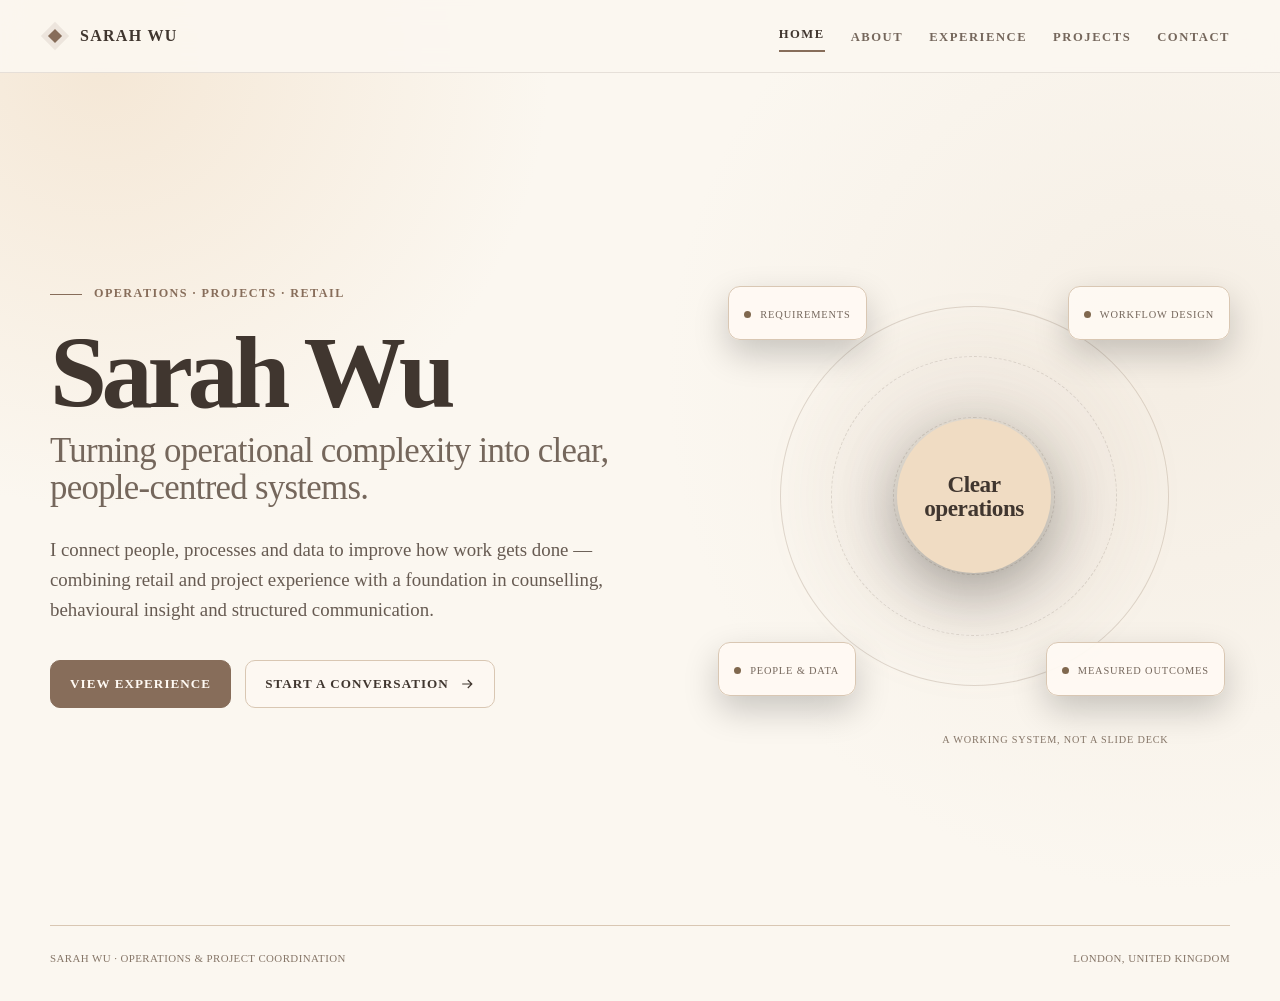
<file: index.html>
<!doctype html>
<html lang="en">
<head>
  <meta charset="utf-8">
  <meta name="viewport" content="width=device-width, initial-scale=1">
  <meta name="description" content="Sarah Wu — operations and project coordination professional specialising in process improvement, retail operations, and data-informed delivery.">
  <meta name="theme-color" content="#fbf7f0">
  <title>Sarah Wu — Operations &amp; Project Coordination</title>
  <link rel="stylesheet" href="styles.css">
</head>
<body>
  <a class="skip-link" href="#main">Skip to content</a>

  <header class="site-header">
    <nav class="nav wrap" aria-label="Primary navigation">
      <a class="brand" href="index.html" aria-label="Sarah Wu, home">
        <span class="brand-mark" aria-hidden="true"></span>
        Sarah Wu
      </a>
      <button class="menu-toggle" type="button" aria-expanded="false" aria-controls="nav-links" aria-label="Open navigation">Menu</button>
      <ul class="nav-links" id="nav-links">
        <li><a href="index.html" aria-current="page">Home</a></li>
        <li><a href="about.html">About</a></li>
        <li><a href="experience.html">Experience</a></li>
        <li><a href="projects.html">Projects</a></li>
        <li><a href="contact.html">Contact</a></li>
      </ul>
    </nav>
  </header>

  <main id="main">
    <section class="hero" id="top">
      <div class="hero-grid wrap">
        <div class="hero-copy reveal">
          <p class="eyebrow">Operations · Projects · Retail</p>
          <h1>Sarah Wu<span>Turning operational complexity into clear, people-centred systems.</span></h1>
          <p class="hero-intro">I connect people, processes and data to improve how work gets done — combining retail and project experience with a foundation in counselling, behavioural insight and structured communication.</p>
          <div class="hero-actions">
            <a class="button button-primary" href="experience.html">View experience</a>
            <a class="button button-secondary" href="mailto:sweet19961010@gmail.com">
              Start a conversation
              <svg viewBox="0 0 20 20" fill="none" aria-hidden="true"><path d="M4 10h12M11 5l5 5-5 5" stroke="currentColor" stroke-width="1.5"/></svg>
            </a>
          </div>
        </div>

        <div class="system-map reveal" aria-label="A process map connecting requirements, workflow, data and outcomes">
          <div class="orbit" aria-hidden="true"></div>
          <div class="map-core"><strong>Clear<br>operations</strong></div>
          <div class="map-node node-1"><span>Requirements</span></div>
          <div class="map-node node-2"><span>Workflow design</span></div>
          <div class="map-node node-3"><span>Measured outcomes</span></div>
          <div class="map-node node-4"><span>People &amp; data</span></div>
          <p class="map-note">A working system, not a slide deck</p>
        </div>
      </div>
    </section>
  </main>

  <footer>
    <div class="footer-row wrap">
      <span>Sarah Wu · Operations &amp; Project Coordination</span>
      <span>London, United Kingdom</span>
    </div>
  </footer>

  <script src="app.js"></script>
</body>
</html>
</file>
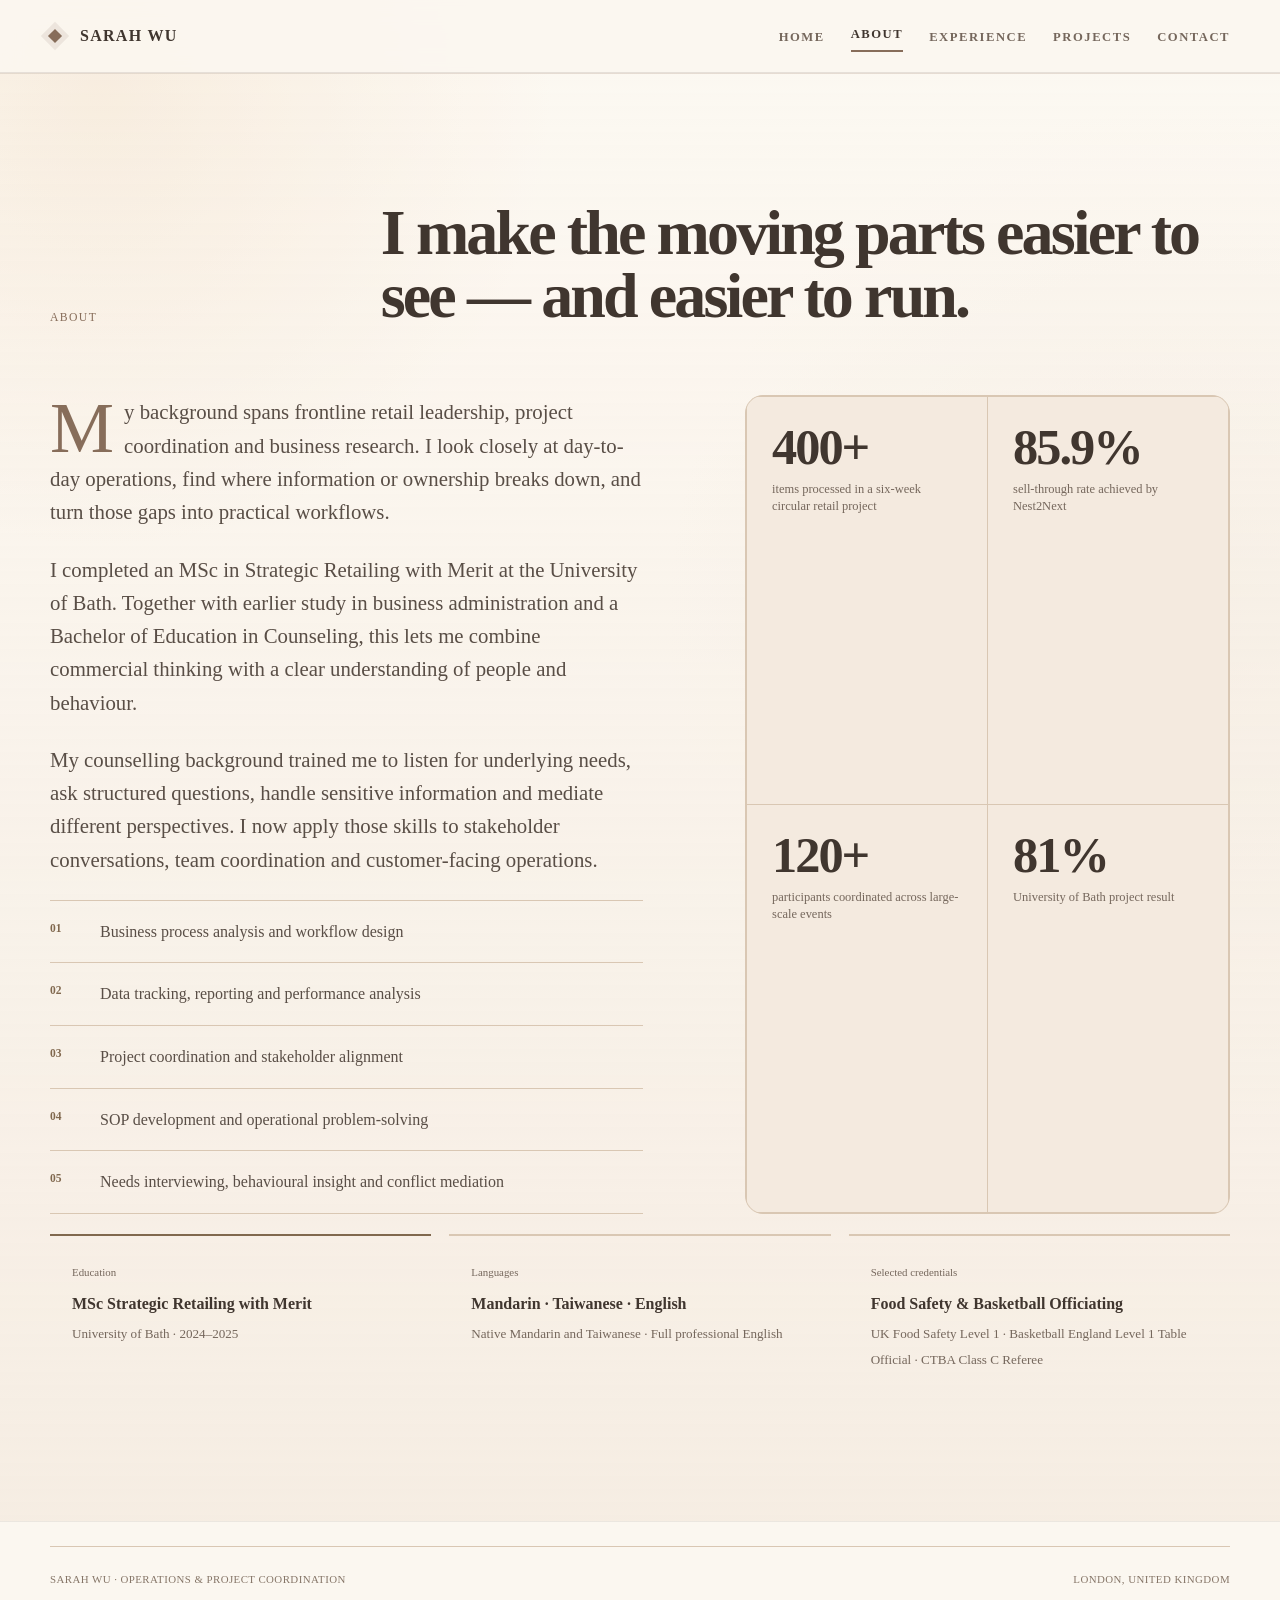
<file: about.html>
<!doctype html>
<html lang="en">
<head>
  <meta charset="utf-8">
  <meta name="viewport" content="width=device-width, initial-scale=1">
  <meta name="description" content="Sarah Wu — operations and project coordination professional specialising in process improvement, retail operations, and data-informed delivery.">
  <meta name="theme-color" content="#fbf7f0">
  <title>About — Sarah Wu</title>
  <link rel="stylesheet" href="styles.css">
</head>
<body>
  <a class="skip-link" href="#main">Skip to content</a>

  <header class="site-header">
    <nav class="nav wrap" aria-label="Primary navigation">
      <a class="brand" href="index.html" aria-label="Sarah Wu, home">
        <span class="brand-mark" aria-hidden="true"></span>
        Sarah Wu
      </a>
      <button class="menu-toggle" type="button" aria-expanded="false" aria-controls="nav-links" aria-label="Open navigation">Menu</button>
      <ul class="nav-links" id="nav-links">
        <li><a href="index.html">Home</a></li>
        <li><a href="about.html" aria-current="page">About</a></li>
        <li><a href="experience.html">Experience</a></li>
        <li><a href="projects.html">Projects</a></li>
        <li><a href="contact.html">Contact</a></li>
      </ul>
    </nav>
  </header>

  <main id="main">
    <section class="about" id="about">
      <div class="wrap">
        <div class="section-heading reveal">
          <p class="section-kicker">About</p>
          <h1 class="page-title">I make the moving parts easier to see — and easier to run.</h1>
        </div>

        <div class="about-grid">
          <div class="about-copy reveal">
            <p>My background spans frontline retail leadership, project coordination and business research. I look closely at day-to-day operations, find where information or ownership breaks down, and turn those gaps into practical workflows.</p>
            <p>I completed an MSc in Strategic Retailing with Merit at the University of Bath. Together with earlier study in business administration and a Bachelor of Education in Counseling, this lets me combine commercial thinking with a clear understanding of people and behaviour.</p>
            <p>My counselling background trained me to listen for underlying needs, ask structured questions, handle sensitive information and mediate different perspectives. I now apply those skills to stakeholder conversations, team coordination and customer-facing operations.</p>
            <ul class="capability-list" aria-label="Core capabilities">
              <li><b>01</b><span>Business process analysis and workflow design</span></li>
              <li><b>02</b><span>Data tracking, reporting and performance analysis</span></li>
              <li><b>03</b><span>Project coordination and stakeholder alignment</span></li>
              <li><b>04</b><span>SOP development and operational problem-solving</span></li>
              <li><b>05</b><span>Needs interviewing, behavioural insight and conflict mediation</span></li>
            </ul>
          </div>

          <div class="proof-grid reveal" aria-label="Selected results">
            <div class="proof"><strong>400+</strong><span>items processed in a six-week circular retail project</span></div>
            <div class="proof"><strong>85.9%</strong><span>sell-through rate achieved by Nest2Next</span></div>
            <div class="proof"><strong>120+</strong><span>participants coordinated across large-scale events</span></div>
            <div class="proof"><strong>81%</strong><span>University of Bath project result</span></div>
          </div>
        </div>

        <div class="education-strip reveal" aria-label="Profile highlights">
          <div class="education-item">
            <small>Education</small>
            <strong>MSc Strategic Retailing with Merit</strong>
            <span>University of Bath · 2024–2025</span>
          </div>
          <div class="education-item">
            <small>Languages</small>
            <strong>Mandarin · Taiwanese · English</strong>
            <span>Native Mandarin and Taiwanese · Full professional English</span>
          </div>
          <div class="education-item">
            <small>Selected credentials</small>
            <strong>Food Safety &amp; Basketball Officiating</strong>
            <span>UK Food Safety Level 1 · Basketball England Level 1 Table Official · CTBA Class C Referee</span>
          </div>
        </div>
      </div>
    </section>
  </main>

  <footer>
    <div class="footer-row wrap">
      <span>Sarah Wu · Operations &amp; Project Coordination</span>
      <span>London, United Kingdom</span>
    </div>
  </footer>

  <script src="app.js"></script>
</body>
</html>
</file>
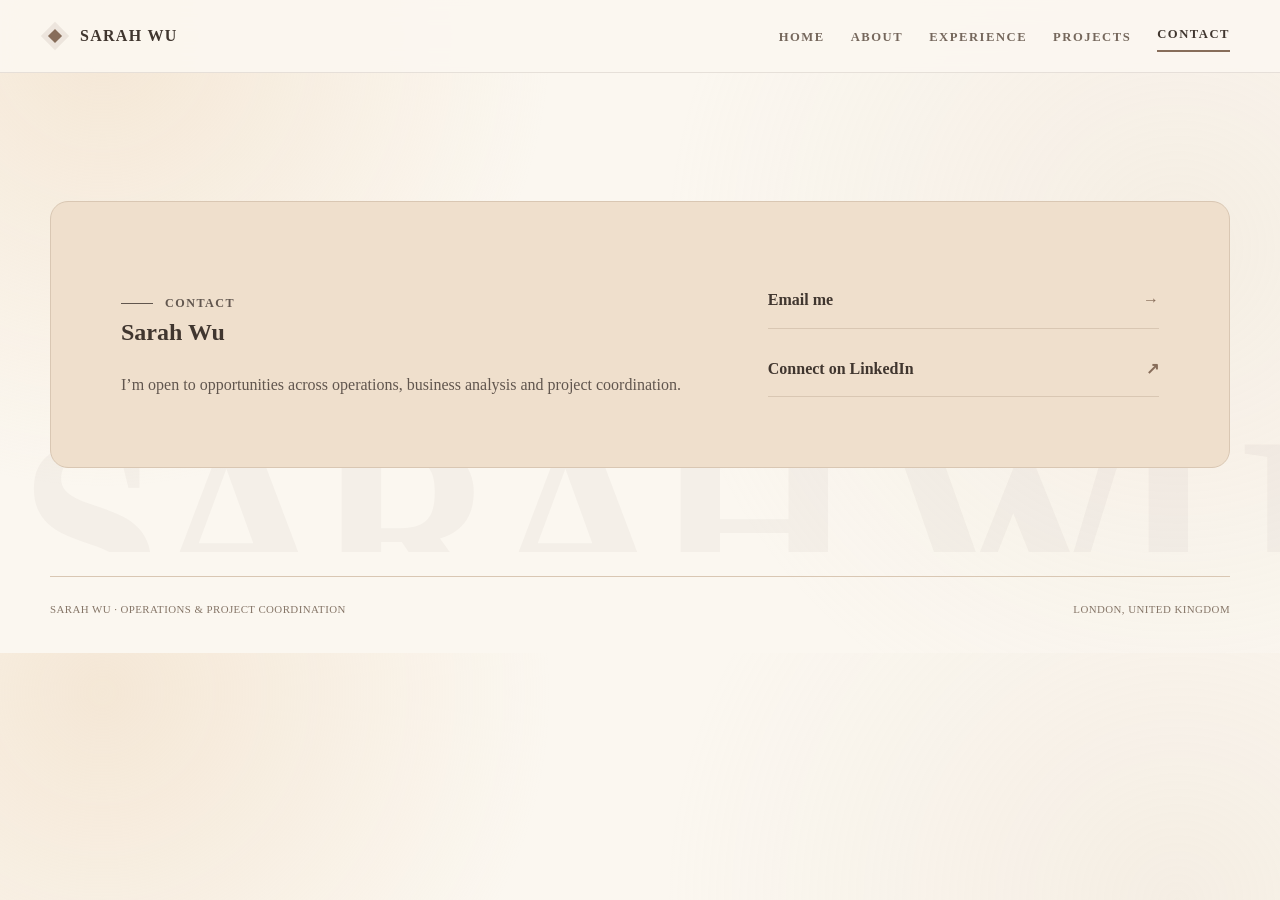
<file: contact.html>
<!doctype html>
<html lang="en">
<head>
  <meta charset="utf-8">
  <meta name="viewport" content="width=device-width, initial-scale=1">
  <meta name="description" content="Sarah Wu — operations and project coordination professional specialising in process improvement, retail operations, and data-informed delivery.">
  <meta name="theme-color" content="#fbf7f0">
  <title>Contact — Sarah Wu</title>
  <link rel="stylesheet" href="styles.css">
</head>
<body>
  <a class="skip-link" href="#main">Skip to content</a>

  <header class="site-header">
    <nav class="nav wrap" aria-label="Primary navigation">
      <a class="brand" href="index.html" aria-label="Sarah Wu, home">
        <span class="brand-mark" aria-hidden="true"></span>
        Sarah Wu
      </a>
      <button class="menu-toggle" type="button" aria-expanded="false" aria-controls="nav-links" aria-label="Open navigation">Menu</button>
      <ul class="nav-links" id="nav-links">
        <li><a href="index.html">Home</a></li>
        <li><a href="about.html">About</a></li>
        <li><a href="experience.html">Experience</a></li>
        <li><a href="projects.html">Projects</a></li>
        <li><a href="contact.html" aria-current="page">Contact</a></li>
      </ul>
    </nav>
  </header>

  <main id="main">
    <section class="contact" id="contact">
      <div class="wrap">
        <div class="contact-box reveal">
          <div>
            <p class="eyebrow">Contact</p>
            <h1 class="page-title">Sarah Wu</h1>
            <p>I’m open to opportunities across operations, business analysis and project coordination.</p>
          </div>
          <div class="contact-links">
            <a class="contact-link" href="mailto:sweet19961010@gmail.com">Email me <span aria-hidden="true">→</span></a>
            <a class="contact-link" href="https://www.linkedin.com/in/sarahwu-1010tw" target="_blank" rel="noreferrer">Connect on LinkedIn <span aria-hidden="true">↗</span></a>
          </div>
        </div>
      </div>
    </section>
  </main>

  <footer>
    <div class="footer-row wrap">
      <span>Sarah Wu · Operations &amp; Project Coordination</span>
      <span>London, United Kingdom</span>
    </div>
  </footer>

  <script src="app.js"></script>
</body>
</html>
</file>
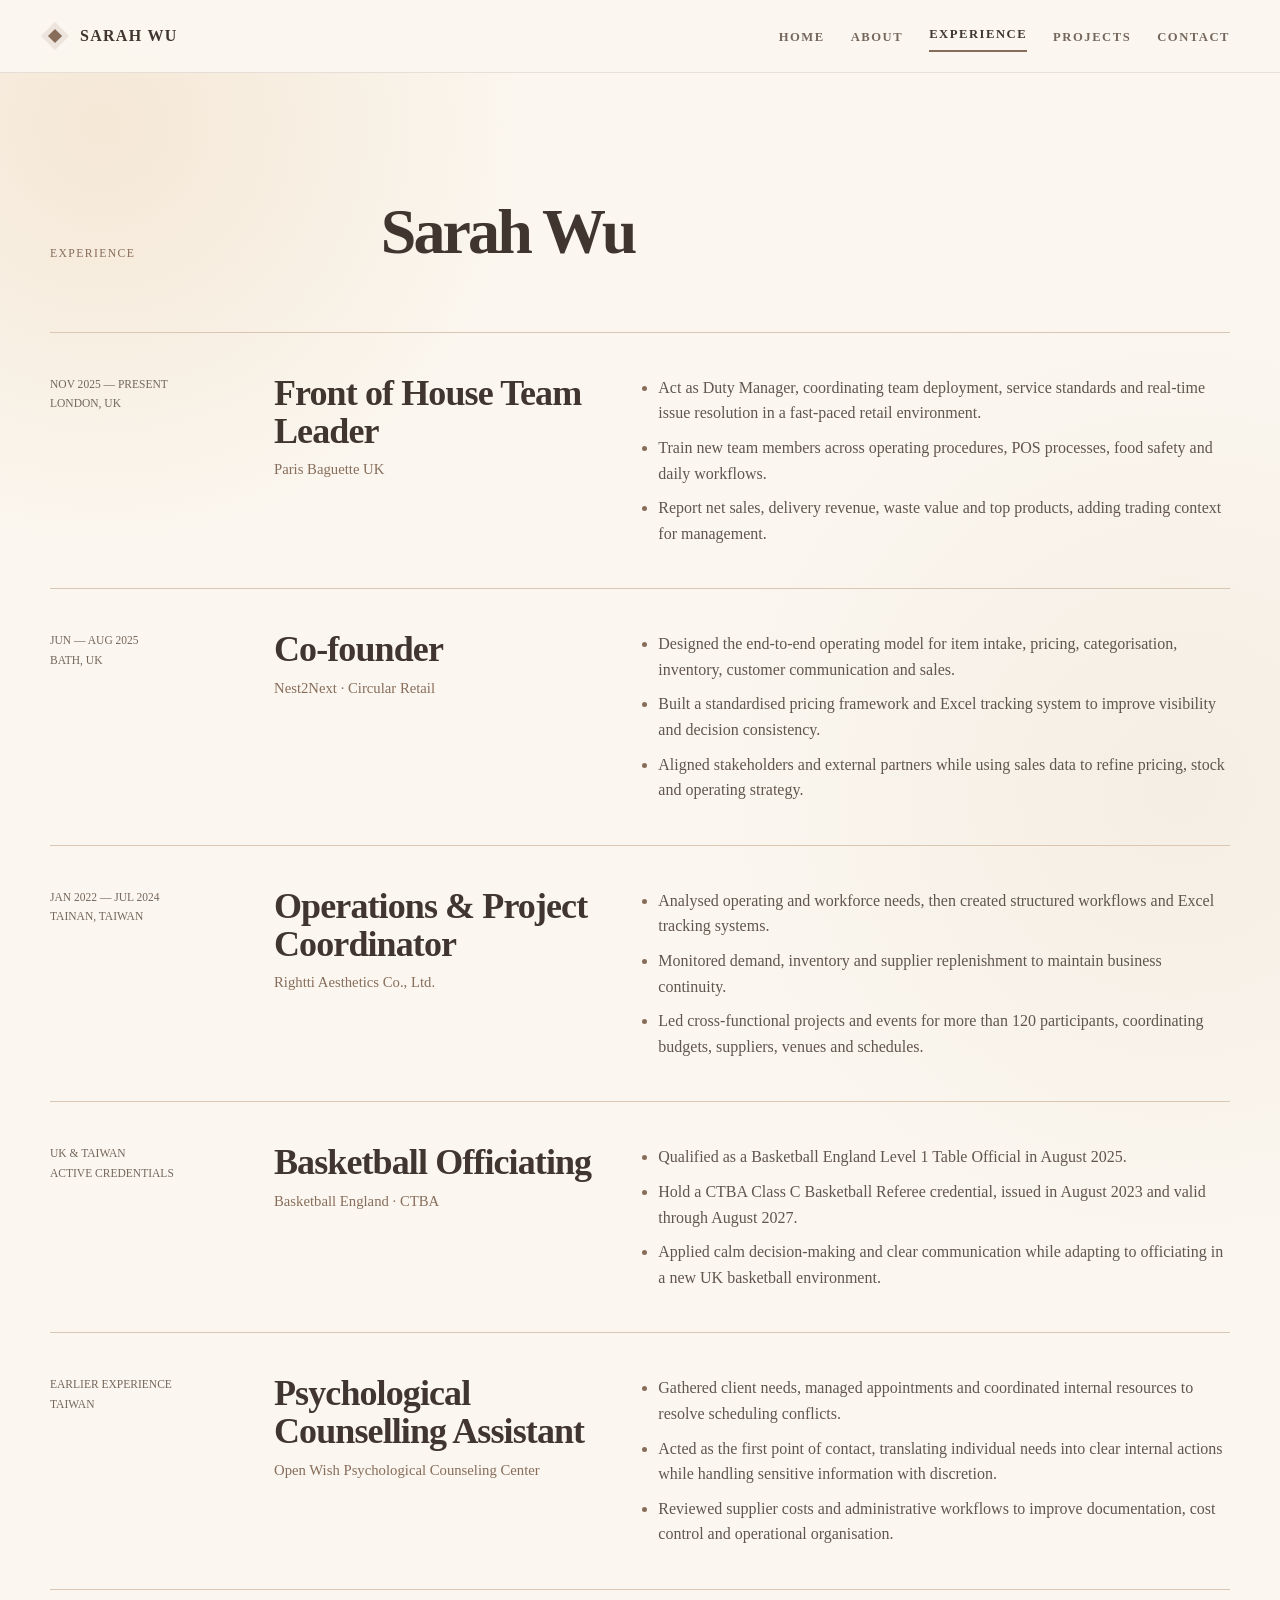
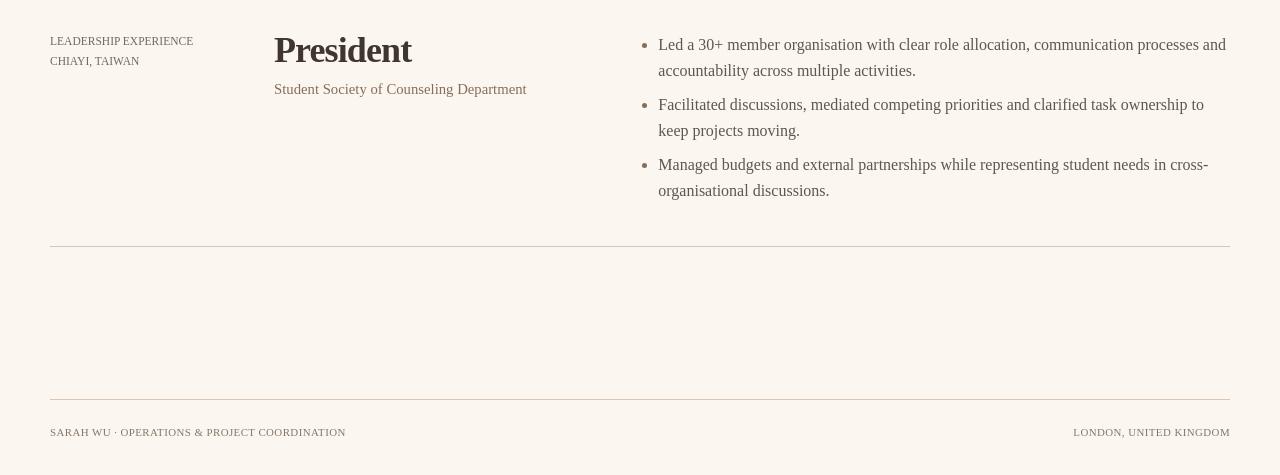
<file: experience.html>
<!doctype html>
<html lang="en">
<head>
  <meta charset="utf-8">
  <meta name="viewport" content="width=device-width, initial-scale=1">
  <meta name="description" content="Sarah Wu — operations and project coordination professional specialising in process improvement, retail operations, and data-informed delivery.">
  <meta name="theme-color" content="#fbf7f0">
  <title>Experience — Sarah Wu</title>
  <link rel="stylesheet" href="styles.css">
</head>
<body>
  <a class="skip-link" href="#main">Skip to content</a>

  <header class="site-header">
    <nav class="nav wrap" aria-label="Primary navigation">
      <a class="brand" href="index.html" aria-label="Sarah Wu, home">
        <span class="brand-mark" aria-hidden="true"></span>
        Sarah Wu
      </a>
      <button class="menu-toggle" type="button" aria-expanded="false" aria-controls="nav-links" aria-label="Open navigation">Menu</button>
      <ul class="nav-links" id="nav-links">
        <li><a href="index.html">Home</a></li>
        <li><a href="about.html">About</a></li>
        <li><a href="experience.html" aria-current="page">Experience</a></li>
        <li><a href="projects.html">Projects</a></li>
        <li><a href="contact.html">Contact</a></li>
      </ul>
    </nav>
  </header>

  <main id="main">
    <section id="experience">
      <div class="wrap">
        <div class="section-heading reveal">
          <p class="section-kicker">Experience</p>
          <h1 class="page-title">Sarah Wu</h1>
        </div>

        <div class="experience-list">
          <article class="role reveal">
            <div class="role-meta">Nov 2025 — Present<br>London, UK</div>
            <div class="role-title">
              <h3>Front of House Team Leader</h3>
              <p>Paris Baguette UK</p>
            </div>
            <ul class="role-detail">
              <li>Act as Duty Manager, coordinating team deployment, service standards and real-time issue resolution in a fast-paced retail environment.</li>
              <li>Train new team members across operating procedures, POS processes, food safety and daily workflows.</li>
              <li>Report net sales, delivery revenue, waste value and top products, adding trading context for management.</li>
            </ul>
          </article>

          <article class="role reveal">
            <div class="role-meta">Jun — Aug 2025<br>Bath, UK</div>
            <div class="role-title">
              <h3>Co-founder</h3>
              <p>Nest2Next · Circular Retail</p>
            </div>
            <ul class="role-detail">
              <li>Designed the end-to-end operating model for item intake, pricing, categorisation, inventory, customer communication and sales.</li>
              <li>Built a standardised pricing framework and Excel tracking system to improve visibility and decision consistency.</li>
              <li>Aligned stakeholders and external partners while using sales data to refine pricing, stock and operating strategy.</li>
            </ul>
          </article>

          <article class="role reveal">
            <div class="role-meta">Jan 2022 — Jul 2024<br>Tainan, Taiwan</div>
            <div class="role-title">
              <h3>Operations &amp; Project Coordinator</h3>
              <p>Rightti Aesthetics Co., Ltd.</p>
            </div>
            <ul class="role-detail">
              <li>Analysed operating and workforce needs, then created structured workflows and Excel tracking systems.</li>
              <li>Monitored demand, inventory and supplier replenishment to maintain business continuity.</li>
              <li>Led cross-functional projects and events for more than 120 participants, coordinating budgets, suppliers, venues and schedules.</li>
            </ul>
          </article>

          <article class="role reveal">
            <div class="role-meta">UK &amp; Taiwan<br>Active credentials</div>
            <div class="role-title">
              <h3>Basketball Officiating</h3>
              <p>Basketball England · CTBA</p>
            </div>
            <ul class="role-detail">
              <li>Qualified as a Basketball England Level 1 Table Official in August 2025.</li>
              <li>Hold a CTBA Class C Basketball Referee credential, issued in August 2023 and valid through August 2027.</li>
              <li>Applied calm decision-making and clear communication while adapting to officiating in a new UK basketball environment.</li>
            </ul>
          </article>

          <article class="role reveal">
            <div class="role-meta">Earlier experience<br>Taiwan</div>
            <div class="role-title">
              <h3>Psychological Counselling Assistant</h3>
              <p>Open Wish Psychological Counseling Center</p>
            </div>
            <ul class="role-detail">
              <li>Gathered client needs, managed appointments and coordinated internal resources to resolve scheduling conflicts.</li>
              <li>Acted as the first point of contact, translating individual needs into clear internal actions while handling sensitive information with discretion.</li>
              <li>Reviewed supplier costs and administrative workflows to improve documentation, cost control and operational organisation.</li>
            </ul>
          </article>

          <article class="role reveal">
            <div class="role-meta">Leadership experience<br>Chiayi, Taiwan</div>
            <div class="role-title">
              <h3>President</h3>
              <p>Student Society of Counseling Department</p>
            </div>
            <ul class="role-detail">
              <li>Led a 30+ member organisation with clear role allocation, communication processes and accountability across multiple activities.</li>
              <li>Facilitated discussions, mediated competing priorities and clarified task ownership to keep projects moving.</li>
              <li>Managed budgets and external partnerships while representing student needs in cross-organisational discussions.</li>
            </ul>
          </article>
        </div>
      </div>
    </section>
  </main>

  <footer>
    <div class="footer-row wrap">
      <span>Sarah Wu · Operations &amp; Project Coordination</span>
      <span>London, United Kingdom</span>
    </div>
  </footer>

  <script src="app.js"></script>
</body>
</html>
</file>
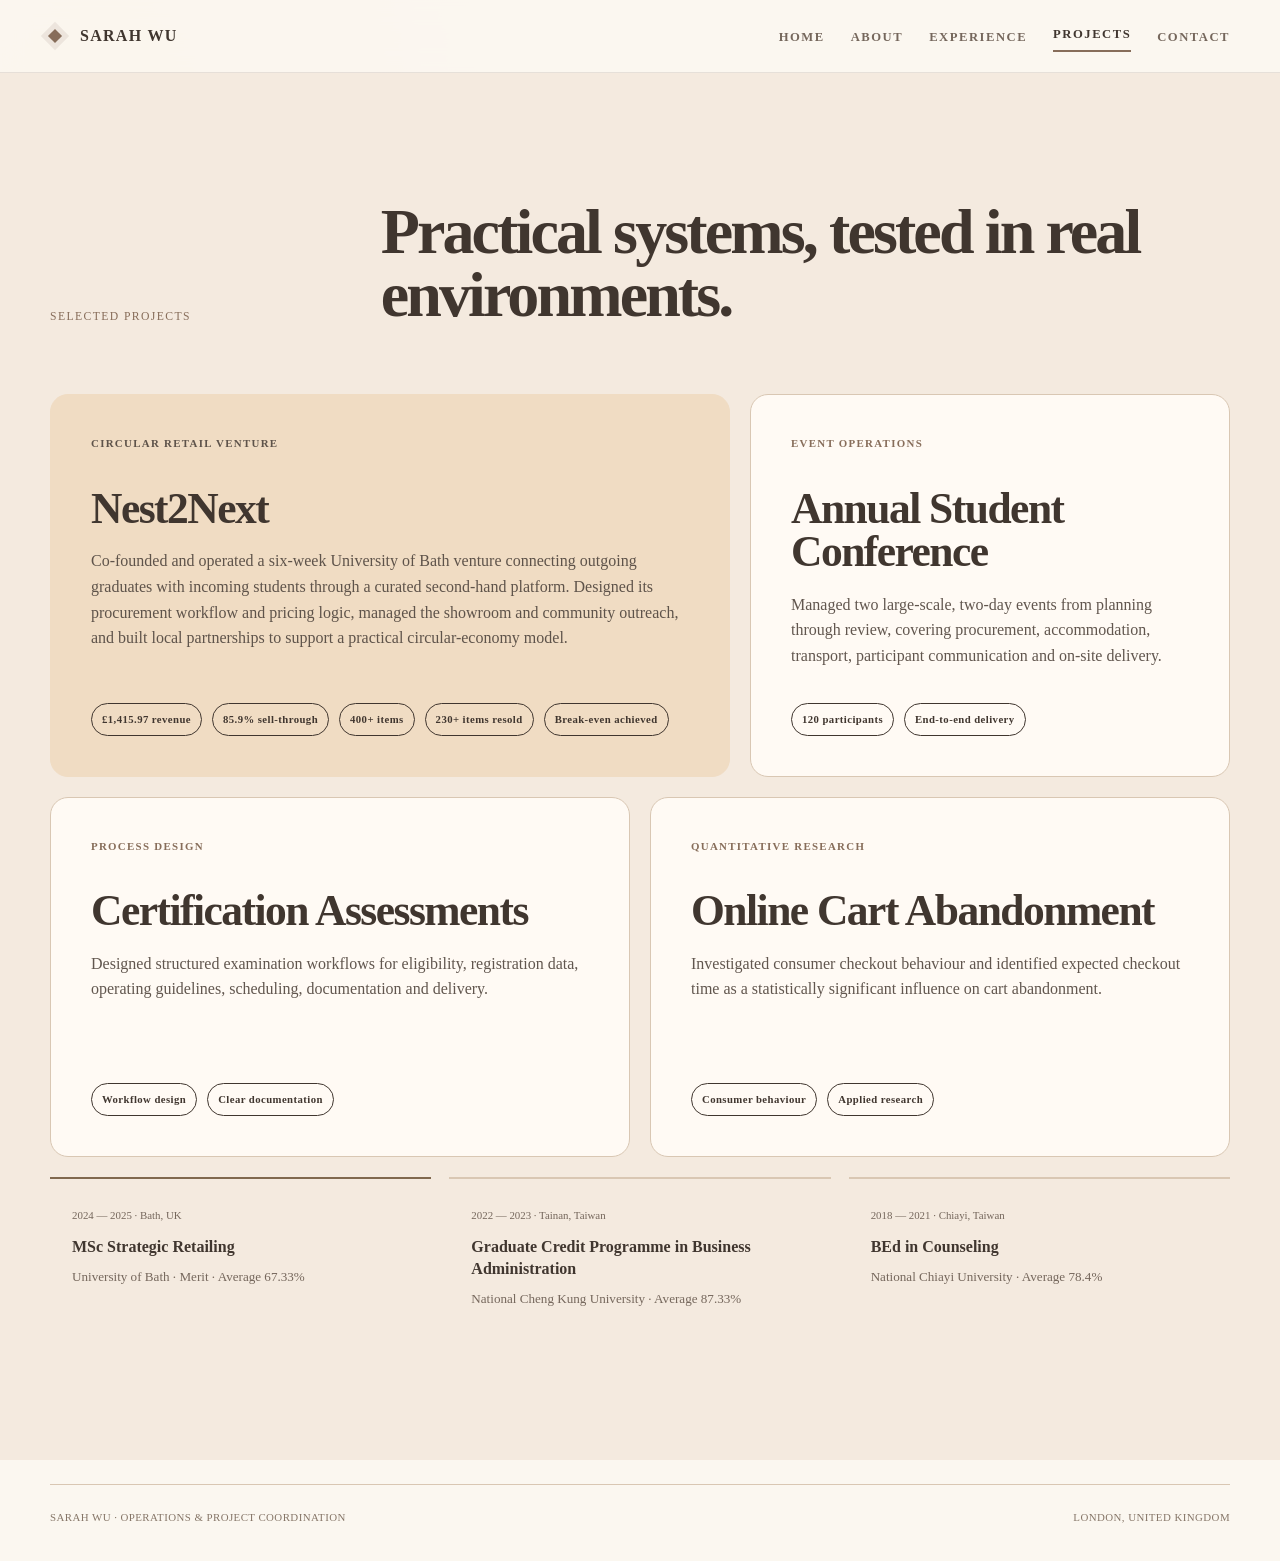
<file: projects.html>
<!doctype html>
<html lang="en">
<head>
  <meta charset="utf-8">
  <meta name="viewport" content="width=device-width, initial-scale=1">
  <meta name="description" content="Sarah Wu — operations and project coordination professional specialising in process improvement, retail operations, and data-informed delivery.">
  <meta name="theme-color" content="#fbf7f0">
  <title>Projects — Sarah Wu</title>
  <link rel="stylesheet" href="styles.css">
</head>
<body>
  <a class="skip-link" href="#main">Skip to content</a>

  <header class="site-header">
    <nav class="nav wrap" aria-label="Primary navigation">
      <a class="brand" href="index.html" aria-label="Sarah Wu, home">
        <span class="brand-mark" aria-hidden="true"></span>
        Sarah Wu
      </a>
      <button class="menu-toggle" type="button" aria-expanded="false" aria-controls="nav-links" aria-label="Open navigation">Menu</button>
      <ul class="nav-links" id="nav-links">
        <li><a href="index.html">Home</a></li>
        <li><a href="about.html">About</a></li>
        <li><a href="experience.html">Experience</a></li>
        <li><a href="projects.html" aria-current="page">Projects</a></li>
        <li><a href="contact.html">Contact</a></li>
      </ul>
    </nav>
  </header>

  <main id="main">
    <section class="projects" id="projects">
      <div class="wrap">
        <div class="section-heading reveal">
          <p class="section-kicker">Selected projects</p>
          <h1 class="page-title">Practical systems, tested in real environments.</h1>
        </div>

        <div class="project-grid">
          <article class="project-card reveal">
            <p class="project-type">Circular retail venture</p>
            <h3>Nest2Next</h3>
            <p>Co-founded and operated a six-week University of Bath venture connecting outgoing graduates with incoming students through a curated second-hand platform. Designed its procurement workflow and pricing logic, managed the showroom and community outreach, and built local partnerships to support a practical circular-economy model.</p>
            <div class="project-results">
              <span class="result-tag">£1,415.97 revenue</span>
              <span class="result-tag">85.9% sell-through</span>
              <span class="result-tag">400+ items</span>
              <span class="result-tag">230+ items resold</span>
              <span class="result-tag">Break-even achieved</span>
            </div>
          </article>

          <article class="project-card reveal">
            <p class="project-type">Event operations</p>
            <h3>Annual Student Conference</h3>
            <p>Managed two large-scale, two-day events from planning through review, covering procurement, accommodation, transport, participant communication and on-site delivery.</p>
            <div class="project-results">
              <span class="result-tag">120 participants</span>
              <span class="result-tag">End-to-end delivery</span>
            </div>
          </article>

          <article class="project-card reveal">
            <p class="project-type">Process design</p>
            <h3>Certification Assessments</h3>
            <p>Designed structured examination workflows for eligibility, registration data, operating guidelines, scheduling, documentation and delivery.</p>
            <div class="project-results">
              <span class="result-tag">Workflow design</span>
              <span class="result-tag">Clear documentation</span>
            </div>
          </article>

          <article class="project-card reveal">
            <p class="project-type">Quantitative research</p>
            <h3>Online Cart Abandonment</h3>
            <p>Investigated consumer checkout behaviour and identified expected checkout time as a statistically significant influence on cart abandonment.</p>
            <div class="project-results">
              <span class="result-tag">Consumer behaviour</span>
              <span class="result-tag">Applied research</span>
            </div>
          </article>
        </div>

        <div class="education-strip reveal" aria-label="Education">
          <div class="education-item">
            <small>2024 — 2025 · Bath, UK</small>
            <strong>MSc Strategic Retailing</strong>
            <span>University of Bath · Merit · Average 67.33%</span>
          </div>
          <div class="education-item">
            <small>2022 — 2023 · Tainan, Taiwan</small>
            <strong>Graduate Credit Programme in Business Administration</strong>
            <span>National Cheng Kung University · Average 87.33%</span>
          </div>
          <div class="education-item">
            <small>2018 — 2021 · Chiayi, Taiwan</small>
            <strong>BEd in Counseling</strong>
            <span>National Chiayi University · Average 78.4%</span>
          </div>
        </div>
      </div>
    </section>
  </main>

  <footer>
    <div class="footer-row wrap">
      <span>Sarah Wu · Operations &amp; Project Coordination</span>
      <span>London, United Kingdom</span>
    </div>
  </footer>

  <script src="app.js"></script>
</body>
</html>
</file>
<file: styles.css>
:root {
      --ink: #fbf7f0;
      --ink-soft: #f4eadf;
      --panel: #efdfcc;
      --line: #d9c7b3;
      --paper: #40362f;
      --muted: #75675c;
      --signal: #876D5A;
      --signal-soft: #f0dcc3;
      --warm: #80684e;
      --cream: #fffaf4;
      --max: 1180px;
      --radius: 18px;
    }

    * { box-sizing: border-box; }

    html {
      scroll-behavior: smooth;
      scroll-padding-top: 88px;
    }

    body {
      margin: 0;
      color: var(--paper);
      background:
        radial-gradient(circle at 8% 6%, rgba(240, 220, 195, .58), transparent 28rem),
        radial-gradient(circle at 92% 38%, rgba(227, 211, 192, .26), transparent 32rem),
        var(--ink);
      font-family: "Times New Roman", Times, serif;
      line-height: 1.6;
      -webkit-font-smoothing: antialiased;
    }

    a { color: inherit; }
    button, a { -webkit-tap-highlight-color: transparent; }

    a:focus-visible,
    button:focus-visible {
      outline: 3px solid var(--warm);
      outline-offset: 4px;
    }

    .skip-link {
      position: fixed;
      left: 18px;
      top: 18px;
      z-index: 100;
      padding: 10px 14px;
      color: var(--ink);
      background: var(--paper);
      border-radius: 8px;
      transform: translateY(-180%);
      transition: transform .2s ease;
    }

    .skip-link:focus { transform: translateY(0); }

    .wrap {
      width: min(calc(100% - 48px), var(--max));
      margin-inline: auto;
    }

    .site-header {
      position: sticky;
      top: 0;
      z-index: 20;
      background: rgba(251, 247, 240, .92);
      border-bottom: 1px solid rgba(117, 103, 92, .16);
      backdrop-filter: blur(14px);
    }

    .nav {
      min-height: 72px;
      display: flex;
      align-items: center;
      justify-content: space-between;
      gap: 28px;
    }

    .brand {
      display: inline-flex;
      align-items: center;
      gap: 20px;
      text-decoration: none;
      font-family: "Times New Roman", Times, serif;
      font-weight: 700;
      letter-spacing: .08em;
      text-transform: uppercase;
    }

    .brand-mark {
      width: 10px;
      height: 10px;
      background: var(--signal);
      box-shadow: 0 0 0 5px rgba(135, 109, 90, .12);
      transform: rotate(45deg);
    }

    .nav-links {
      display: flex;
      align-items: center;
      gap: 26px;
      margin: 0;
      padding: 0;
      list-style: none;
    }

    .nav-links a {
      color: var(--muted);
      font-size: .79rem;
      font-weight: 700;
      letter-spacing: .12em;
      text-decoration: none;
      text-transform: uppercase;
      transition: color .2s ease;
    }

    .nav-links a:hover { color: var(--paper); }

    .menu-toggle {
      display: none;
      width: 64px;
      height: 44px;
      color: var(--paper);
      background: transparent;
      border: 1px solid var(--line);
      border-radius: 10px;
      font: inherit;
      white-space: nowrap;
      cursor: pointer;
    }

    .hero {
      min-height: calc(100vh - 72px);
      display: grid;
      align-items: center;
      padding: 92px 0 74px;
      overflow: hidden;
    }

    .hero-grid {
      display: grid;
      grid-template-columns: minmax(0, 1.05fr) minmax(400px, .95fr);
      align-items: center;
      gap: clamp(52px, 8vw, 108px);
    }

    .eyebrow {
      display: flex;
      align-items: center;
      gap: 12px;
      margin: 0 0 24px;
      color: var(--signal);
      font-family: "Times New Roman", Times, serif;
      font-size: .76rem;
      font-weight: 700;
      letter-spacing: .12em;
      text-transform: uppercase;
    }

    .eyebrow::before {
      content: "";
      width: 32px;
      height: 1px;
      background: currentColor;
    }

    h1, h2, h3, p { margin-top: 0; }

    .hero h1 {
      max-width: 760px;
      margin-bottom: 28px;
      font-family: "Times New Roman", Times, serif;
      font-size: clamp(4rem, 8vw, 7.8rem);
      font-weight: 700;
      letter-spacing: -.052em;
      line-height: .88;
    }

    .hero h1 span {
      display: block;
      margin-top: 14px;
      color: var(--muted);
      font-size: .34em;
      font-weight: 500;
      letter-spacing: -.02em;
      line-height: 1.08;
    }

    .hero-intro {
      max-width: 620px;
      margin-bottom: 34px;
      color: #675b52;
      font-size: clamp(1rem, 1.5vw, 1.18rem);
    }

    .hero-actions {
      display: flex;
      flex-wrap: wrap;
      gap: 14px;
    }

    .button {
      display: inline-flex;
      min-height: 48px;
      align-items: center;
      justify-content: center;
      gap: 10px;
      padding: 12px 19px;
      border: 1px solid var(--signal);
      border-radius: 10px;
      font-size: .82rem;
      font-weight: 700;
      letter-spacing: .08em;
      text-decoration: none;
      text-transform: uppercase;
      transition: transform .2s ease, background .2s ease, color .2s ease;
    }

    .button:hover { transform: translateY(-2px); }

    .button-primary {
      color: var(--cream);
      background: var(--signal);
    }

    .button-secondary {
      color: var(--paper);
      border-color: var(--line);
      background: rgba(255, 250, 244, .58);
    }

    .button svg { width: 16px; height: 16px; }

    .system-map {
      position: relative;
      min-height: 500px;
      display: grid;
      place-items: center;
      isolation: isolate;
    }

    .system-map::before {
      content: "";
      position: absolute;
      inset: 8%;
      z-index: -2;
      background: radial-gradient(circle, rgba(135, 109, 90, .13), transparent 67%);
      filter: blur(10px);
    }

    .orbit {
      position: absolute;
      inset: 12%;
      z-index: -1;
      border: 1px solid rgba(135, 109, 90, .24);
      border-radius: 50%;
      animation: breathe 5s ease-in-out infinite;
    }

    .orbit::before,
    .orbit::after {
      content: "";
      position: absolute;
      border: 1px dashed rgba(117, 103, 92, .20);
      border-radius: 50%;
    }

    .orbit::before { inset: 13%; }
    .orbit::after { inset: 29%; }

    .map-core {
      width: 154px;
      aspect-ratio: 1;
      display: grid;
      place-items: center;
      padding: 20px;
      color: var(--paper);
      background: var(--signal-soft);
      border-radius: 50%;
      box-shadow: 0 18px 60px rgba(0, 0, 0, .32);
      text-align: center;
    }

    .map-core strong {
      font-family: "Times New Roman", Times, serif;
      font-size: 1.45rem;
      letter-spacing: -.02em;
      line-height: 1.05;
    }

    .map-node {
      position: absolute;
      min-width: 138px;
      padding: 13px 15px;
      background: rgba(255, 250, 244, .94);
      border: 1px solid var(--line);
      border-radius: 12px;
      box-shadow: 0 14px 35px rgba(0, 0, 0, .2);
    }

    .map-node::before {
      content: "";
      display: inline-block;
      width: 7px;
      height: 7px;
      margin-right: 9px;
      background: var(--warm);
      border-radius: 50%;
    }

    .map-node span {
      color: var(--muted);
      font-family: "Times New Roman", Times, serif;
      font-size: .65rem;
      letter-spacing: .08em;
      text-transform: uppercase;
    }

    .node-1 { top: 8%; left: 2%; }
    .node-2 { top: 8%; right: 0; }
    .node-3 { bottom: 10%; right: 1%; }
    .node-4 { bottom: 10%; left: 0; }

    .map-note {
      position: absolute;
      right: 12%;
      bottom: -2px;
      margin: 0;
      color: #857567;
      font-family: "Times New Roman", Times, serif;
      font-size: .64rem;
      letter-spacing: .08em;
      text-transform: uppercase;
    }

    section { padding: clamp(88px, 10vw, 140px) 0; }

    .section-heading {
      display: grid;
      grid-template-columns: minmax(180px, .34fr) minmax(0, 1fr);
      align-items: end;
      gap: 42px;
      margin-bottom: 68px;
    }

    .section-kicker {
      margin: 0;
      color: var(--signal);
      font-family: "Times New Roman", Times, serif;
      font-size: .73rem;
      letter-spacing: .12em;
      text-transform: uppercase;
    }

    .section-heading .page-title,
    h2 {
      max-width: 820px;
      margin-bottom: 0;
      font-family: "Times New Roman", Times, serif;
      font-size: clamp(2.5rem, 5vw, 4.9rem);
      font-weight: 600;
      letter-spacing: -.045em;
      line-height: .98;
    }

    .about {
      background: linear-gradient(180deg, rgba(255, 250, 244, .32), rgba(244, 234, 223, .76));
      border-top: 1px solid rgba(117, 103, 92, .12);
      border-bottom: 1px solid rgba(117, 103, 92, .12);
    }

    .about-grid {
      display: grid;
      grid-template-columns: 1.1fr .9fr;
      gap: clamp(50px, 8vw, 110px);
    }

    .about-copy p {
      margin-bottom: 24px;
      color: #594e46;
      font-size: clamp(1.05rem, 1.7vw, 1.3rem);
    }

    .about-copy p:first-child::first-letter {
      float: left;
      margin: 8px 10px 0 0;
      color: var(--signal);
      font-family: "Times New Roman", Times, serif;
      font-size: 4.5rem;
      line-height: .72;
    }

    .capability-list {
      margin: 0;
      padding: 0;
      border-top: 1px solid var(--line);
      list-style: none;
    }

    .capability-list li {
      display: grid;
      grid-template-columns: 34px 1fr;
      gap: 16px;
      padding: 18px 0;
      color: #594e46;
      border-bottom: 1px solid var(--line);
    }

    .capability-list b {
      color: var(--warm);
      font-family: "Times New Roman", Times, serif;
      font-size: .72rem;
    }

    .proof-grid {
      display: grid;
      grid-template-columns: repeat(2, 1fr);
      gap: 1px;
      padding: 1px;
      background: var(--line);
      border: 1px solid var(--line);
      border-radius: var(--radius);
      overflow: hidden;
    }

    .proof {
      min-height: 150px;
      padding: 25px;
      background: var(--ink-soft);
    }

    .proof strong {
      display: block;
      margin-bottom: 8px;
      color: var(--paper);
      font-family: "Times New Roman", Times, serif;
      font-size: clamp(2rem, 4vw, 3.15rem);
      letter-spacing: -.04em;
      line-height: 1;
    }

    .proof span {
      display: block;
      color: var(--muted);
      font-size: .78rem;
      line-height: 1.4;
    }

    .experience-list { border-top: 1px solid var(--line); }

    .role {
      display: grid;
      grid-template-columns: 190px minmax(250px, .72fr) minmax(0, 1.28fr);
      gap: 34px;
      padding: 42px 0;
      border-bottom: 1px solid var(--line);
    }

    .role-meta {
      color: var(--muted);
      font-family: "Times New Roman", Times, serif;
      font-size: .72rem;
      line-height: 1.7;
      text-transform: uppercase;
    }

    .role-title h3 {
      margin-bottom: 8px;
      font-family: "Times New Roman", Times, serif;
      font-size: clamp(1.5rem, 3vw, 2.25rem);
      letter-spacing: -.025em;
      line-height: 1.05;
    }

    .role-title p {
      margin: 0;
      color: var(--signal);
      font-size: .92rem;
    }

    .role-detail {
      margin: 0;
      padding-left: 1.15rem;
      color: #61564e;
    }

    .role-detail li + li { margin-top: 9px; }
    .role-detail li::marker { color: var(--signal); }

    .projects { background: var(--ink-soft); }

    .project-grid {
      display: grid;
      grid-template-columns: repeat(12, 1fr);
      gap: 20px;
    }

    .project-card {
      position: relative;
      grid-column: span 6;
      min-height: 360px;
      display: flex;
      flex-direction: column;
      padding: clamp(25px, 4vw, 40px);
      background: var(--cream);
      border: 1px solid var(--line);
      border-radius: var(--radius);
      overflow: hidden;
      transition: transform .25s ease, border-color .25s ease;
    }

    .project-card:first-child {
      grid-column: span 7;
      background: var(--signal-soft);
      color: var(--paper);
      border-color: var(--signal-soft);
    }

    .project-card:nth-child(2) { grid-column: span 5; }
    .project-card:hover { transform: translateY(-5px); border-color: var(--signal); }

    .project-type {
      margin-bottom: 48px;
      font-family: "Times New Roman", Times, serif;
      font-size: .68rem;
      font-weight: 700;
      letter-spacing: .12em;
      text-transform: uppercase;
    }

    .project-card:not(:first-child) .project-type { color: var(--signal); }

    .project-card h3 {
      max-width: 520px;
      margin-bottom: 18px;
      font-family: "Times New Roman", Times, serif;
      font-size: clamp(1.8rem, 3.4vw, 3.1rem);
      letter-spacing: -.035em;
      line-height: 1;
    }

    .project-card p {
      max-width: 620px;
      margin-bottom: 34px;
      color: #61564e;
    }

    .project-card:first-child p { color: #5e534a; }

    .project-results {
      display: flex;
      flex-wrap: wrap;
      gap: 10px;
      margin-top: auto;
    }

    .result-tag {
      padding: 7px 10px;
      border: 1px solid currentColor;
      border-radius: 999px;
      font-family: "Times New Roman", Times, serif;
      font-size: .67rem;
      font-weight: 700;
      letter-spacing: .04em;
    }

    .education-strip {
      display: grid;
      grid-template-columns: repeat(3, 1fr);
      gap: 18px;
      margin-top: 20px;
    }

    .education-item {
      padding: 22px;
      border-top: 2px solid var(--line);
    }

    .education-item:first-child { border-color: var(--warm); }

    .education-item small {
      color: var(--muted);
      font-family: "Times New Roman", Times, serif;
      font-size: .68rem;
    }

    .education-item strong {
      display: block;
      margin: 10px 0 5px;
      font-size: 1rem;
      line-height: 1.35;
    }

    .education-item span { color: var(--muted); font-size: .82rem; }

    .contact {
      position: relative;
      padding-bottom: 84px;
      overflow: hidden;
    }

    .contact::after {
      content: "SARAH WU";
      position: absolute;
      right: -1vw;
      bottom: -5vw;
      z-index: -1;
      color: rgba(117, 103, 92, .05);
      font-family: "Times New Roman", Times, serif;
      font-size: clamp(7rem, 20vw, 20rem);
      font-weight: 700;
      letter-spacing: -.06em;
      line-height: .7;
      white-space: nowrap;
    }

    .contact-box {
      display: grid;
      grid-template-columns: 1.2fr .8fr;
      align-items: end;
      gap: 60px;
      padding: clamp(32px, 6vw, 70px);
      background: var(--panel);
      border: 1px solid var(--line);
      border-radius: var(--radius);
    }

    .contact-box h2 { margin-bottom: 24px; }
    .contact-box p { max-width: 570px; margin: 0; color: #61564e; }

    .contact-links {
      display: grid;
      gap: 12px;
    }

    .contact-link {
      display: flex;
      align-items: center;
      justify-content: space-between;
      gap: 20px;
      padding: 15px 0;
      border-bottom: 1px solid var(--line);
      font-weight: 700;
      text-decoration: none;
    }

    .contact-link span { color: var(--signal); }
    .contact-link:hover span { transform: translateX(4px); }
    .contact-link span { transition: transform .2s ease; }

    footer {
      padding: 24px 0 34px;
      color: #857567;
      font-family: "Times New Roman", Times, serif;
      font-size: .68rem;
      letter-spacing: .04em;
      text-transform: uppercase;
    }

    .footer-row {
      display: flex;
      justify-content: space-between;
      gap: 24px;
      border-top: 1px solid var(--line);
      padding-top: 24px;
    }

    .reveal {
      opacity: 0;
      transform: translateY(22px);
      transition: opacity .65s ease, transform .65s ease;
    }

    .reveal.is-visible { opacity: 1; transform: none; }

    @keyframes breathe {
      0%, 100% { transform: scale(.98); opacity: .7; }
      50% { transform: scale(1.02); opacity: 1; }
    }

    @media (max-width: 920px) {
      .hero { min-height: auto; }
      .hero-grid { grid-template-columns: 1fr; }
      .system-map { width: min(100%, 540px); margin-inline: auto; }
      .section-heading { grid-template-columns: 1fr; gap: 20px; }
      .about-grid { grid-template-columns: 1fr; }
      .role { grid-template-columns: 135px minmax(0, 1fr); }
      .role-detail { grid-column: 2; }
      .project-card:first-child,
      .project-card:nth-child(2),
      .project-card { grid-column: span 12; }
      .education-strip { grid-template-columns: 1fr; }
      .contact-box { grid-template-columns: 1fr; align-items: start; }
    }

    @media (max-width: 680px) {
      .wrap { width: min(calc(100% - 30px), var(--max)); }
      .site-header { backdrop-filter: none; }
      .menu-toggle { display: inline-grid; place-items: center; }
      .nav-links {
        position: absolute;
        inset: 72px 0 auto;
        display: none;
        align-items: stretch;
        gap: 0;
        padding: 12px 15px 18px;
        background: var(--ink);
        border-bottom: 1px solid var(--line);
      }
      .nav-links.is-open { display: grid; }
      .nav-links a { display: block; padding: 13px 8px; }
      .hero { padding-top: 62px; }
      .hero h1 { font-size: clamp(3.8rem, 22vw, 6rem); }
      .hero h1 span { font-size: .3em; line-height: 1.2; }
      .system-map { min-height: 390px; }
      .orbit { inset: 15%; }
      .map-core { width: 120px; }
      .map-core strong { font-size: 1.1rem; }
      .map-node { min-width: 116px; padding: 10px; }
      .map-node span { font-size: .56rem; }
      .node-1 { left: 0; }
      .node-2 { right: 0; }
      .node-3 { right: 0; }
      .node-4 { left: 0; }
      .map-note { right: 0; }
      .proof-grid { grid-template-columns: 1fr 1fr; }
      .proof { min-height: 130px; padding: 20px 16px; }
      .role { grid-template-columns: 1fr; gap: 14px; padding: 34px 0; }
      .role-detail { grid-column: 1; margin-top: 8px; }
      .project-card { min-height: 330px; }
      .footer-row { display: grid; }
    }

    @media (prefers-reduced-motion: reduce) {
      html { scroll-behavior: auto; }
      *, *::before, *::after {
        animation-duration: .01ms !important;
        animation-iteration-count: 1 !important;
        transition-duration: .01ms !important;
      }
      .reveal { opacity: 1; transform: none; }
    }

/* Multi-page navigation */
.nav-links a[aria-current="page"] {
  color: var(--paper);
}
.nav-links a[aria-current="page"]::after {
  content: "";
  display: block;
  width: 100%;
  height: 2px;
  margin-top: 5px;
  background: var(--signal);
}
</file>
